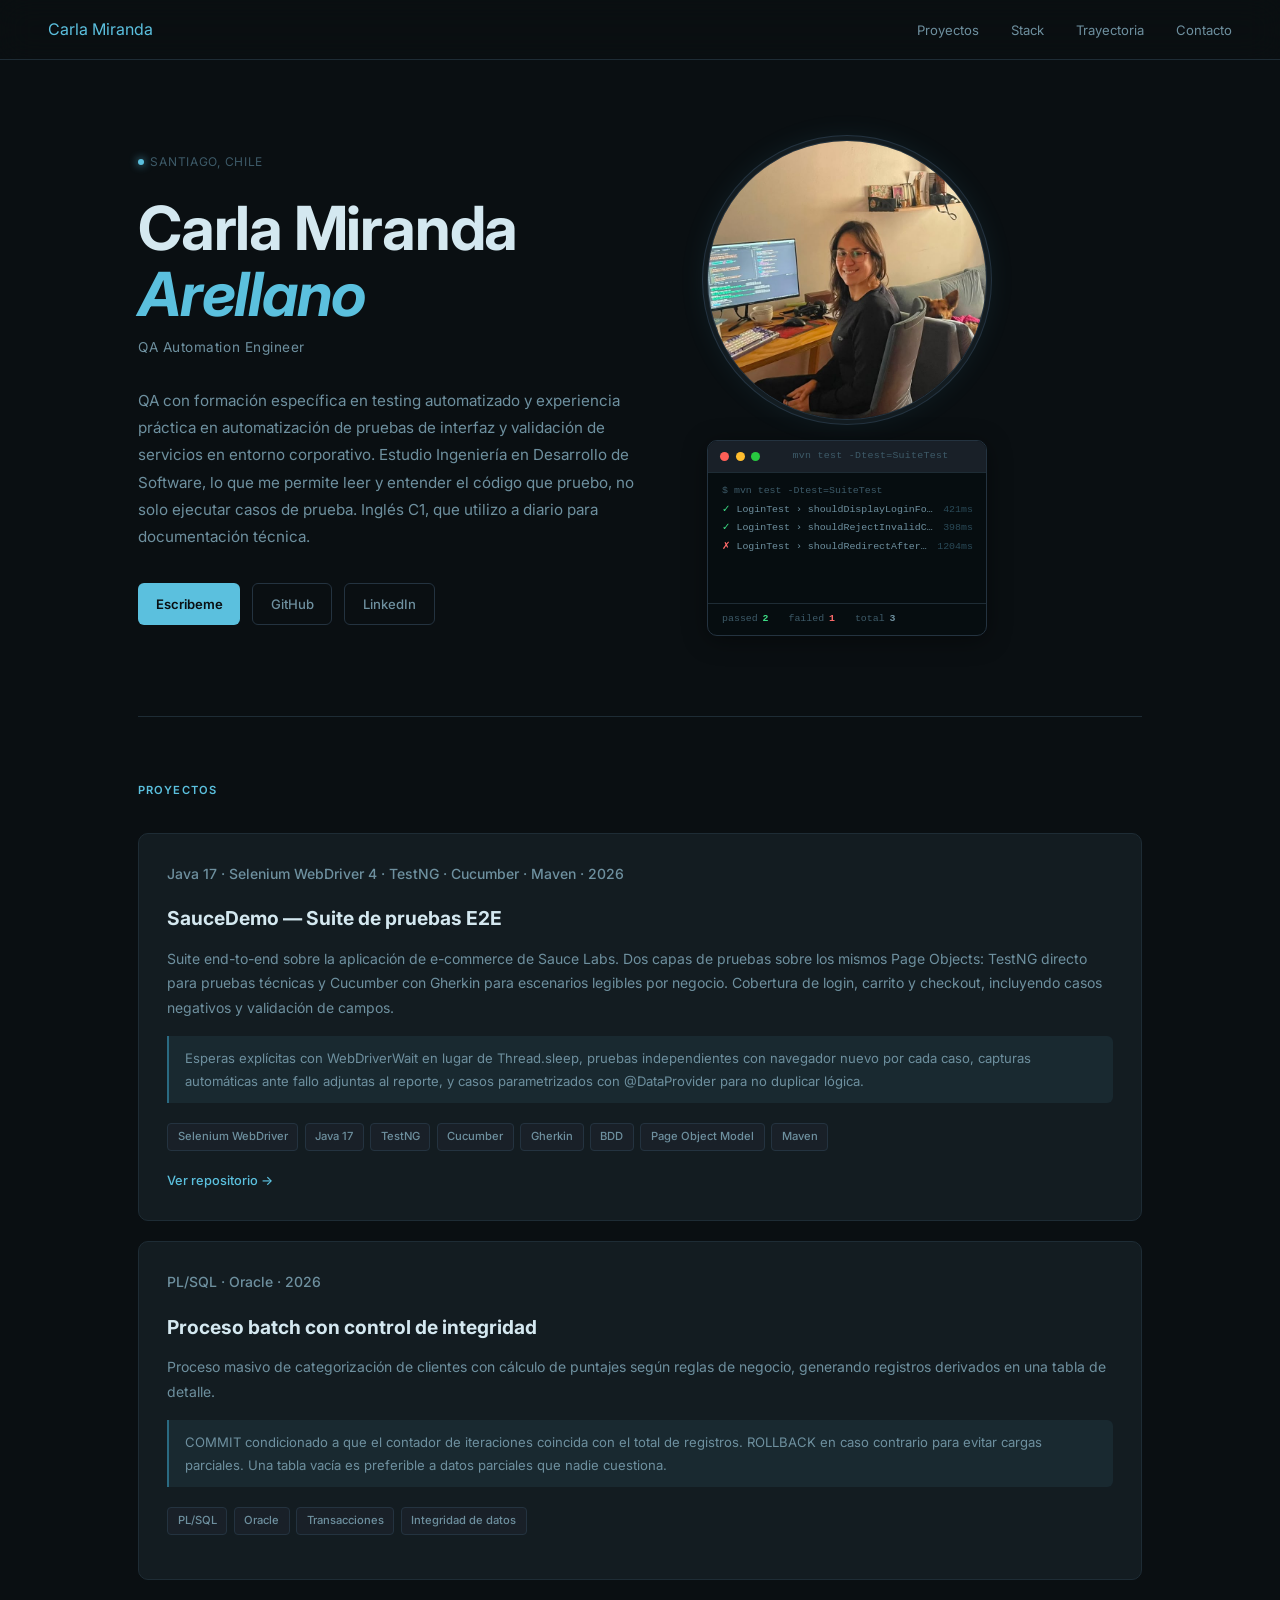
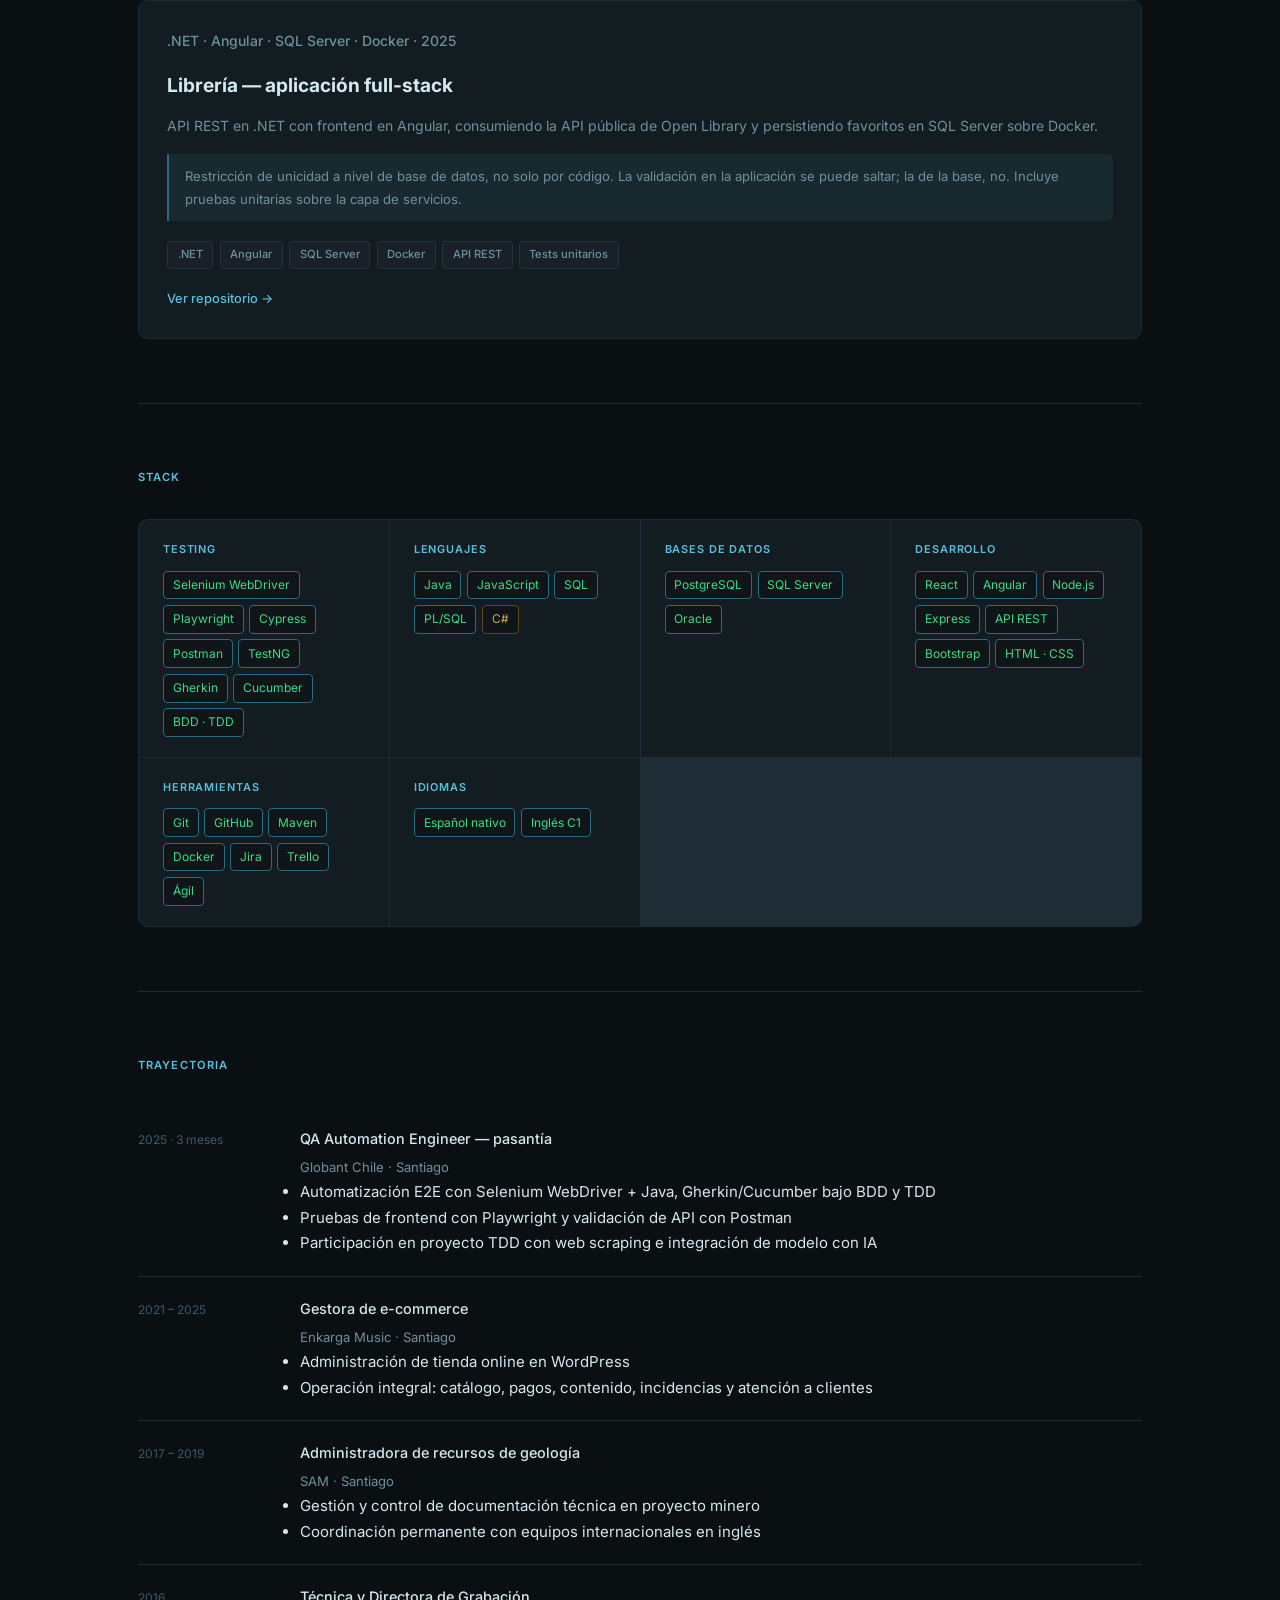
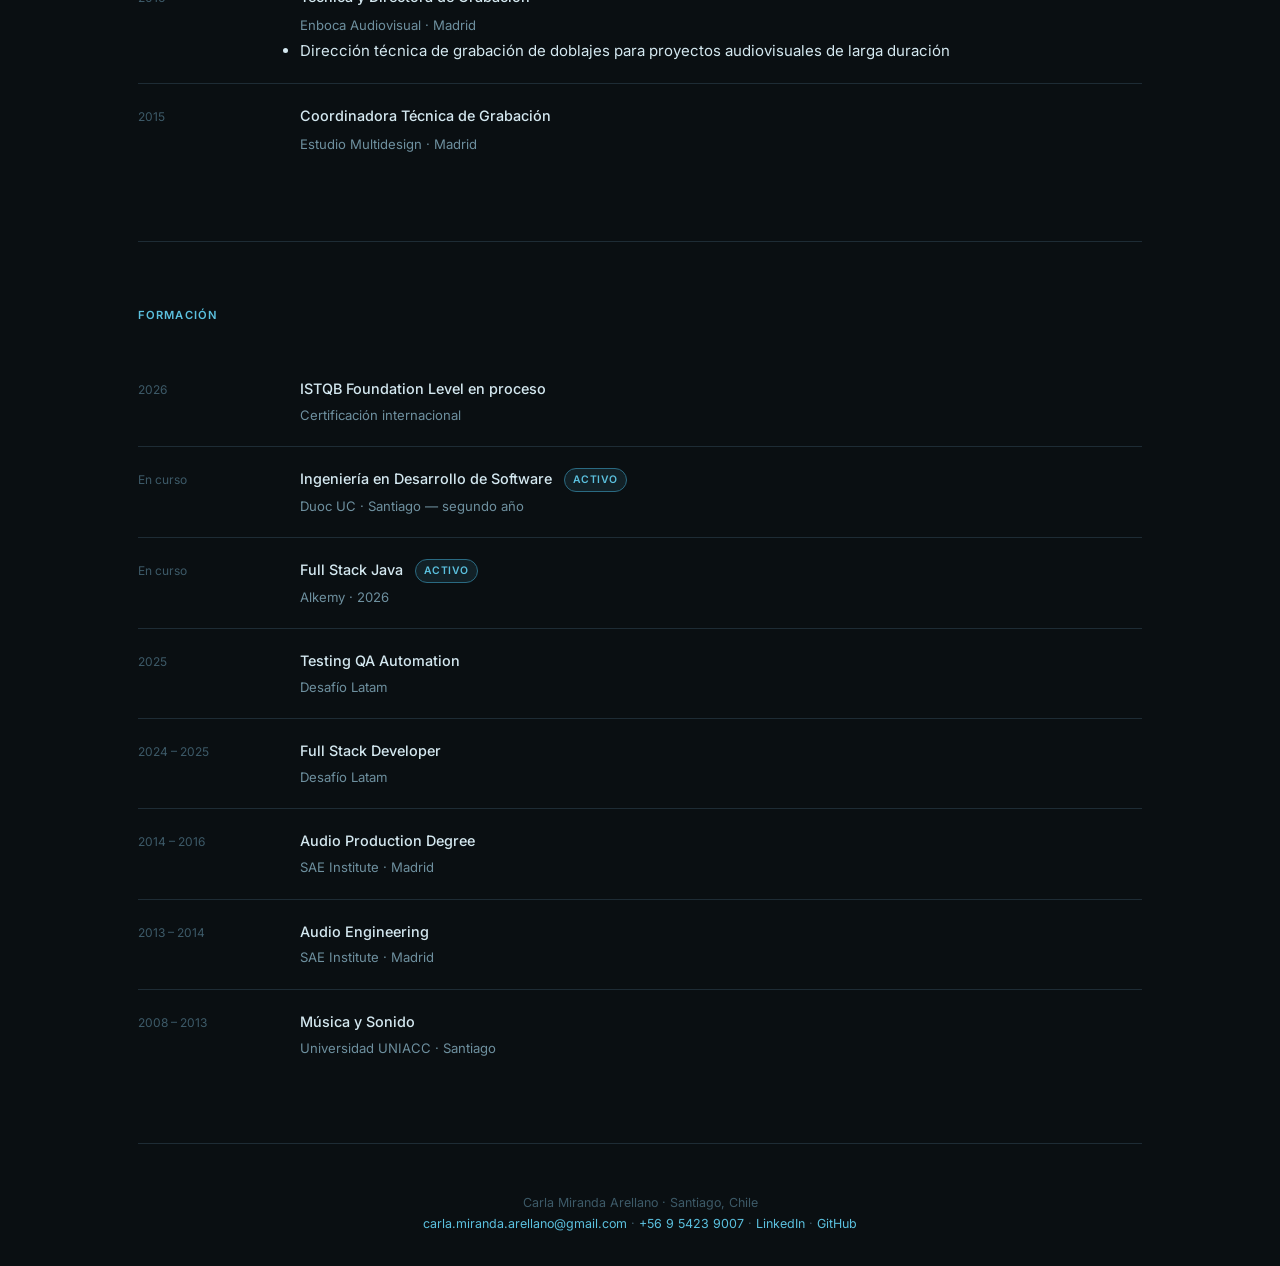
<file: index.html>
<!DOCTYPE html>
<html lang="es">
<head>
  <meta charset="UTF-8" />
  <meta name="viewport" content="width=device-width, initial-scale=1.0" />
  <meta name="description" content="Portafolio de Carla Miranda Arellano. QA Automation: Playwright, Postman, Selenium, Cypress." />
  <title>Carla Miranda Arellano — QA Automation</title>
  <link href="https://fonts.googleapis.com/css2?family=Inter:wght@300;400;500;600&display=swap" rel="stylesheet" />
  <link rel="stylesheet" href="styles.css" />
</head>
<body>

<nav>
  <span class="nav-name">Carla Miranda</span>
  <ul class="nav-links">
    <li><a href="#proyectos">Proyectos</a></li>
    <li><a href="#stack">Stack</a></li>
    <li><a href="#trayectoria">Trayectoria</a></li>
    <li><a href="mailto:carla.miranda.arellano@gmail.com">Contacto</a></li>
  </ul>
</nav>

<div class="container">

  <!-- HERO -->
  <div class="hero">
    <div class="hero-text">
      <p class="hero-location">Santiago, Chile</p>
      <h1>Carla Miranda<br><em>Arellano</em></h1>
      <p class="hero-role">QA Automation Engineer</p>
      <p class="hero-bio">
        QA con formación específica en testing automatizado y experiencia práctica en automatización de pruebas de interfaz y validación de servicios en entorno corporativo. Estudio Ingeniería en Desarrollo de Software, lo que me permite leer y entender el código que pruebo, no solo ejecutar casos de prueba. Inglés C1, que utilizo a diario para documentación técnica.
      </p>
      <div class="hero-links">
        <a href="mailto:carla.miranda.arellano@gmail.com" class="btn btn-primary">Escribeme</a>
        <a href="https://github.com/CarlaMirandaArellano" class="btn btn-ghost" target="_blank">GitHub</a>
        <a href="https://www.linkedin.com/in/carlamirandaarellano/" class="btn btn-ghost" target="_blank">LinkedIn</a>
      </div>
    </div>

    <div class="hero-photo">
      <div class="photo-frame">
        <img src="FotoGitPage.jpeg" alt="Carla Miranda Arellano" />
      </div>
      <div class="terminal">
        <div class="terminal-bar">
          <span class="terminal-dot red"></span>
          <span class="terminal-dot yellow"></span>
          <span class="terminal-dot green"></span>
          <span class="terminal-title">mvn test -Dtest=SuiteTest</span>
        </div>
        <div class="terminal-body" id="termBody"></div>
        <div class="terminal-footer">
          <div class="tf-stat"><span>passed</span><span class="tf-pass" id="tfPass">0</span></div>
          <div class="tf-stat"><span>failed</span><span class="tf-fail" id="tfFail">0</span></div>
          <div class="tf-stat"><span>total</span><span class="tf-total" id="tfTotal">0</span></div>
        </div>
      </div>
    </div>
  </div>

  <!-- PROYECTOS -->
  <section class="section" id="proyectos">
    <p class="section-label">Proyectos</p>
    <div class="projects-list">

      <div class="project-card">
        <p class="project-meta">Java 17 · Selenium WebDriver 4 · TestNG · Cucumber · Maven · 2026</p>
        <h3>SauceDemo — Suite de pruebas E2E</h3>
        <p>Suite end-to-end sobre la aplicación de e-commerce de Sauce Labs. Dos capas de pruebas sobre los mismos Page Objects: TestNG directo para pruebas técnicas y Cucumber con Gherkin para escenarios legibles por negocio. Cobertura de login, carrito y checkout, incluyendo casos negativos y validación de campos.</p>
        <div class="project-insight">
          Esperas explícitas con WebDriverWait en lugar de Thread.sleep, pruebas independientes con navegador nuevo por cada caso, capturas automáticas ante fallo adjuntas al reporte, y casos parametrizados con @DataProvider para no duplicar lógica.
        </div>
        <div class="tags">
          <span class="tag">Selenium WebDriver</span>
          <span class="tag">Java 17</span>
          <span class="tag">TestNG</span>
          <span class="tag">Cucumber</span>
          <span class="tag">Gherkin</span>
          <span class="tag">BDD</span>
          <span class="tag">Page Object Model</span>
          <span class="tag">Maven</span>
        </div>
        <a href="https://github.com/CarlaMirandaArellano/saucedemo-tests-java" class="project-link" target="_blank">Ver repositorio →</a>
      </div>

      <div class="project-card">
        <p class="project-meta">PL/SQL · Oracle · 2026</p>
        <h3>Proceso batch con control de integridad</h3>
        <p>Proceso masivo de categorización de clientes con cálculo de puntajes según reglas de negocio, generando registros derivados en una tabla de detalle.</p>
        <div class="project-insight">
          COMMIT condicionado a que el contador de iteraciones coincida con el total de registros. ROLLBACK en caso contrario para evitar cargas parciales. Una tabla vacía es preferible a datos parciales que nadie cuestiona.
        </div>
        <div class="tags">
          <span class="tag">PL/SQL</span>
          <span class="tag">Oracle</span>
          <span class="tag">Transacciones</span>
          <span class="tag">Integridad de datos</span>
        </div>
      </div>

      <div class="project-card">
        <p class="project-meta">.NET · Angular · SQL Server · Docker · 2025</p>
        <h3>Librería — aplicación full-stack</h3>
        <p>API REST en .NET con frontend en Angular, consumiendo la API pública de Open Library y persistiendo favoritos en SQL Server sobre Docker.</p>
        <div class="project-insight">
          Restricción de unicidad a nivel de base de datos, no solo por código. La validación en la aplicación se puede saltar; la de la base, no. Incluye pruebas unitarias sobre la capa de servicios.
        </div>
        <div class="tags">
          <span class="tag">.NET</span>
          <span class="tag">Angular</span>
          <span class="tag">SQL Server</span>
          <span class="tag">Docker</span>
          <span class="tag">API REST</span>
          <span class="tag">Tests unitarios</span>
        </div>
        <a href="https://github.com/CarlaMirandaArellano/Libreria-Project" class="project-link" target="_blank">Ver repositorio →</a>
      </div>

    </div>
  </section>

  <!-- STACK -->
  <section class="section" id="stack">
    <p class="section-label">Stack</p>
    <div class="stack-grid">
      <div class="stack-group">
        <h4>Testing</h4>
        <div class="stack-items">
          <span class="stack-item verified">Selenium WebDriver</span>
          <span class="stack-item verified">Playwright</span>
          <span class="stack-item verified">Cypress</span>
          <span class="stack-item verified">Postman</span>
          <span class="stack-item verified">TestNG</span>
          <span class="stack-item verified">Gherkin</span>
          <span class="stack-item verified">Cucumber</span>
          <span class="stack-item verified">BDD · TDD</span>
        </div>
      </div>
      <div class="stack-group">
        <h4>Lenguajes</h4>
        <div class="stack-items">
          <span class="stack-item verified">Java</span>
          <span class="stack-item verified">JavaScript</span>
          <span class="stack-item verified">SQL</span>
          <span class="stack-item verified">PL/SQL</span>
          <span class="stack-item progress">C#</span>
        </div>
      </div>
      <div class="stack-group">
        <h4>Bases de datos</h4>
        <div class="stack-items">
          <span class="stack-item verified">PostgreSQL</span>
          <span class="stack-item verified">SQL Server</span>
          <span class="stack-item verified">Oracle</span>
        </div>
      </div>
      <div class="stack-group">
        <h4>Desarrollo</h4>
        <div class="stack-items">
          <span class="stack-item verified">React</span>
          <span class="stack-item verified">Angular</span>
          <span class="stack-item verified">Node.js</span>
          <span class="stack-item verified">Express</span>
          <span class="stack-item verified">API REST</span>
          <span class="stack-item verified">Bootstrap</span>
          <span class="stack-item verified">HTML · CSS</span>
        </div>
      </div>
      <div class="stack-group">
        <h4>Herramientas</h4>
        <div class="stack-items">
          <span class="stack-item verified">Git</span>
          <span class="stack-item verified">GitHub</span>
          <span class="stack-item verified">Maven</span>
          <span class="stack-item verified">Docker</span>
          <span class="stack-item verified">Jira</span>
          <span class="stack-item verified">Trello</span>
          <span class="stack-item verified">Ágil</span>
        </div>
      </div>
      <div class="stack-group">
        <h4>Idiomas</h4>
        <div class="stack-items">
          <span class="stack-item verified">Español nativo</span>
          <span class="stack-item verified">Inglés C1</span>
        </div>
      </div>
    </div>
  </section>

  <!-- TRAYECTORIA -->
  <section class="section" id="trayectoria">
    <p class="section-label">Trayectoria</p>
    <div class="timeline">
      <div class="tl-item">
        <span class="tl-date">2025 · 3 meses</span>
        <div class="tl-content">
          <strong>QA Automation Engineer — pasantía</strong>
          <span>Globant Chile · Santiago</span>
          <ul class="tl-bullets">
            <li>Automatización E2E con Selenium WebDriver + Java, Gherkin/Cucumber bajo BDD y TDD</li>
            <li>Pruebas de frontend con Playwright y validación de API con Postman</li>
            <li>Participación en proyecto TDD con web scraping e integración de modelo con IA</li>
          </ul>
        </div>
      </div>
      <div class="tl-item">
        <span class="tl-date">2021 – 2025</span>
        <div class="tl-content">
          <strong>Gestora de e-commerce</strong>
          <span>Enkarga Music · Santiago</span>
          <ul class="tl-bullets">
            <li>Administración de tienda online en WordPress</li>
            <li>Operación integral: catálogo, pagos, contenido, incidencias y atención a clientes</li>
          </ul>
        </div>
      </div>
      <div class="tl-item">
        <span class="tl-date">2017 – 2019</span>
        <div class="tl-content">
          <strong>Administradora de recursos de geología</strong>
          <span>SAM · Santiago</span>
          <ul class="tl-bullets">
            <li>Gestión y control de documentación técnica en proyecto minero</li>
            <li>Coordinación permanente con equipos internacionales en inglés</li>
          </ul>
        </div>
      </div>
      <div class="tl-item">
        <span class="tl-date">2016</span>
        <div class="tl-content">
          <strong>Técnica y Directora de Grabación</strong>
          <span>Enboca Audiovisual · Madrid</span>
          <ul class="tl-bullets">
            <li>Dirección técnica de grabación de doblajes para proyectos audiovisuales de larga duración</li>
          </ul>
        </div>
      </div>
      <div class="tl-item">
        <span class="tl-date">2015</span>
        <div class="tl-content">
          <strong>Coordinadora Técnica de Grabación</strong>
          <span>Estudio Multidesign · Madrid</span>
        </div>
      </div>
    </div>
  </section>

  <!-- FORMACIÓN -->
  <section class="section">
    <p class="section-label">Formación</p>
    <div class="formation-list">
      <div class="formation-item">
        <span class="f-year">2026</span>
        <div>
          <p class="f-name">ISTQB Foundation Level <span class="badge-istqb">en proceso</span></p>
          <p class="f-where">Certificación internacional</p>
        </div>
      </div>
      <div class="formation-item">
        <span class="f-year">En curso</span>
        <div>
          <p class="f-name">Ingeniería en Desarrollo de Software <span class="badge-current">activo</span></p>
          <p class="f-where">Duoc UC · Santiago — segundo año</p>
        </div>
      </div>
      <div class="formation-item">
        <span class="f-year">En curso</span>
        <div>
          <p class="f-name">Full Stack Java <span class="badge-current">activo</span></p>
          <p class="f-where">Alkemy · 2026</p>
        </div>
      </div>
      <div class="formation-item">
        <span class="f-year">2025</span>
        <div>
          <p class="f-name">Testing QA Automation</p>
          <p class="f-where">Desafío Latam</p>
        </div>
      </div>
      <div class="formation-item">
        <span class="f-year">2024 – 2025</span>
        <div>
          <p class="f-name">Full Stack Developer</p>
          <p class="f-where">Desafío Latam</p>
        </div>
      </div>
      <div class="formation-item">
        <span class="f-year">2014 – 2016</span>
        <div>
          <p class="f-name">Audio Production Degree</p>
          <p class="f-where">SAE Institute · Madrid</p>
        </div>
      </div>
      <div class="formation-item">
        <span class="f-year">2013 – 2014</span>
        <div>
          <p class="f-name">Audio Engineering</p>
          <p class="f-where">SAE Institute · Madrid</p>
        </div>
      </div>
      <div class="formation-item">
        <span class="f-year">2008 – 2013</span>
        <div>
          <p class="f-name">Música y Sonido</p>
          <p class="f-where">Universidad UNIACC · Santiago</p>
        </div>
      </div>
    </div>
  </section>

  <footer>
    <p>
      Carla Miranda Arellano · Santiago, Chile<br>
      <a href="mailto:carla.miranda.arellano@gmail.com">carla.miranda.arellano@gmail.com</a> ·
      <a href="tel:+56954239007">+56 9 5423 9007</a> ·
      <a href="https://www.linkedin.com/in/carlamirandaarellano/" target="_blank">LinkedIn</a> ·
      <a href="https://github.com/CarlaMirandaArellano" target="_blank">GitHub</a>
    </p>
  </footer>

</div>

<script>
  const tests = [
    { name: 'LoginTest › shouldDisplayLoginForm',         pass: true,  ms: 421  },
    { name: 'LoginTest › shouldRejectInvalidCredentials', pass: true,  ms: 398  },
    { name: 'LoginTest › shouldRedirectAfterLogin',       pass: false, ms: 1204 },
    { name: 'NavigationTest › shouldHighlightActiveLink', pass: true,  ms: 187  },
    { name: 'NavigationTest › shouldCollapseOnMobile',    pass: true,  ms: 243  },
    { name: 'FormTest › shouldValidateRequiredFields',    pass: true,  ms: 312  },
    { name: 'FormTest › shouldSubmitWithValidData',       pass: true,  ms: 489  },
    { name: 'FormTest › shouldShowErrorOnInvalidEmail',   pass: false, ms: 876  },
    { name: 'CheckoutTest › cartTotalsAreCorrect',        pass: true,  ms: 334  },
    { name: 'CheckoutTest › paymentFormSubmits',          pass: true,  ms: 512  },
  ];

  const termBody = document.getElementById('termBody');
  const tfPass   = document.getElementById('tfPass');
  const tfFail   = document.getElementById('tfFail');
  const tfTotal  = document.getElementById('tfTotal');
  const MAX_LINES = 6;
  let passed = 0, failed = 0, idx = 0;

  function addLine(html) {
    const el = document.createElement('div');
    el.className = 't-line';
    el.innerHTML = html;
    termBody.appendChild(el);
    requestAnimationFrame(() => el.classList.add('visible'));
    const lines = termBody.querySelectorAll('.t-line');
    if (lines.length > MAX_LINES) lines[0].remove();
  }

  function runNext() {
    if (idx >= tests.length) {
      setTimeout(() => {
        termBody.innerHTML = '';
        passed = 0; failed = 0; idx = 0;
        tfPass.textContent = '0'; tfFail.textContent = '0'; tfTotal.textContent = '0';
        addLine('<span class="t-info">$ mvn test -Dtest=SuiteTest</span>');
        setTimeout(runNext, 800);
      }, 3000);
      return;
    }
    const t = tests[idx++];
    const icon = t.pass ? '<span class="t-pass">✓</span>' : '<span class="t-fail">✗</span>';
    addLine(`${icon} <span class="t-name">${t.name}</span><span class="t-time">${t.ms}ms</span>`);
    if (t.pass) passed++; else failed++;
    tfPass.textContent = passed; tfFail.textContent = failed; tfTotal.textContent = idx;
    setTimeout(runNext, t.pass ? 350 + Math.random() * 250 : 900 + Math.random() * 300);
  }

  addLine('<span class="t-info">$ mvn test -Dtest=SuiteTest</span>');
  setTimeout(runNext, 800);
</script>

</body>
</html>
</file>
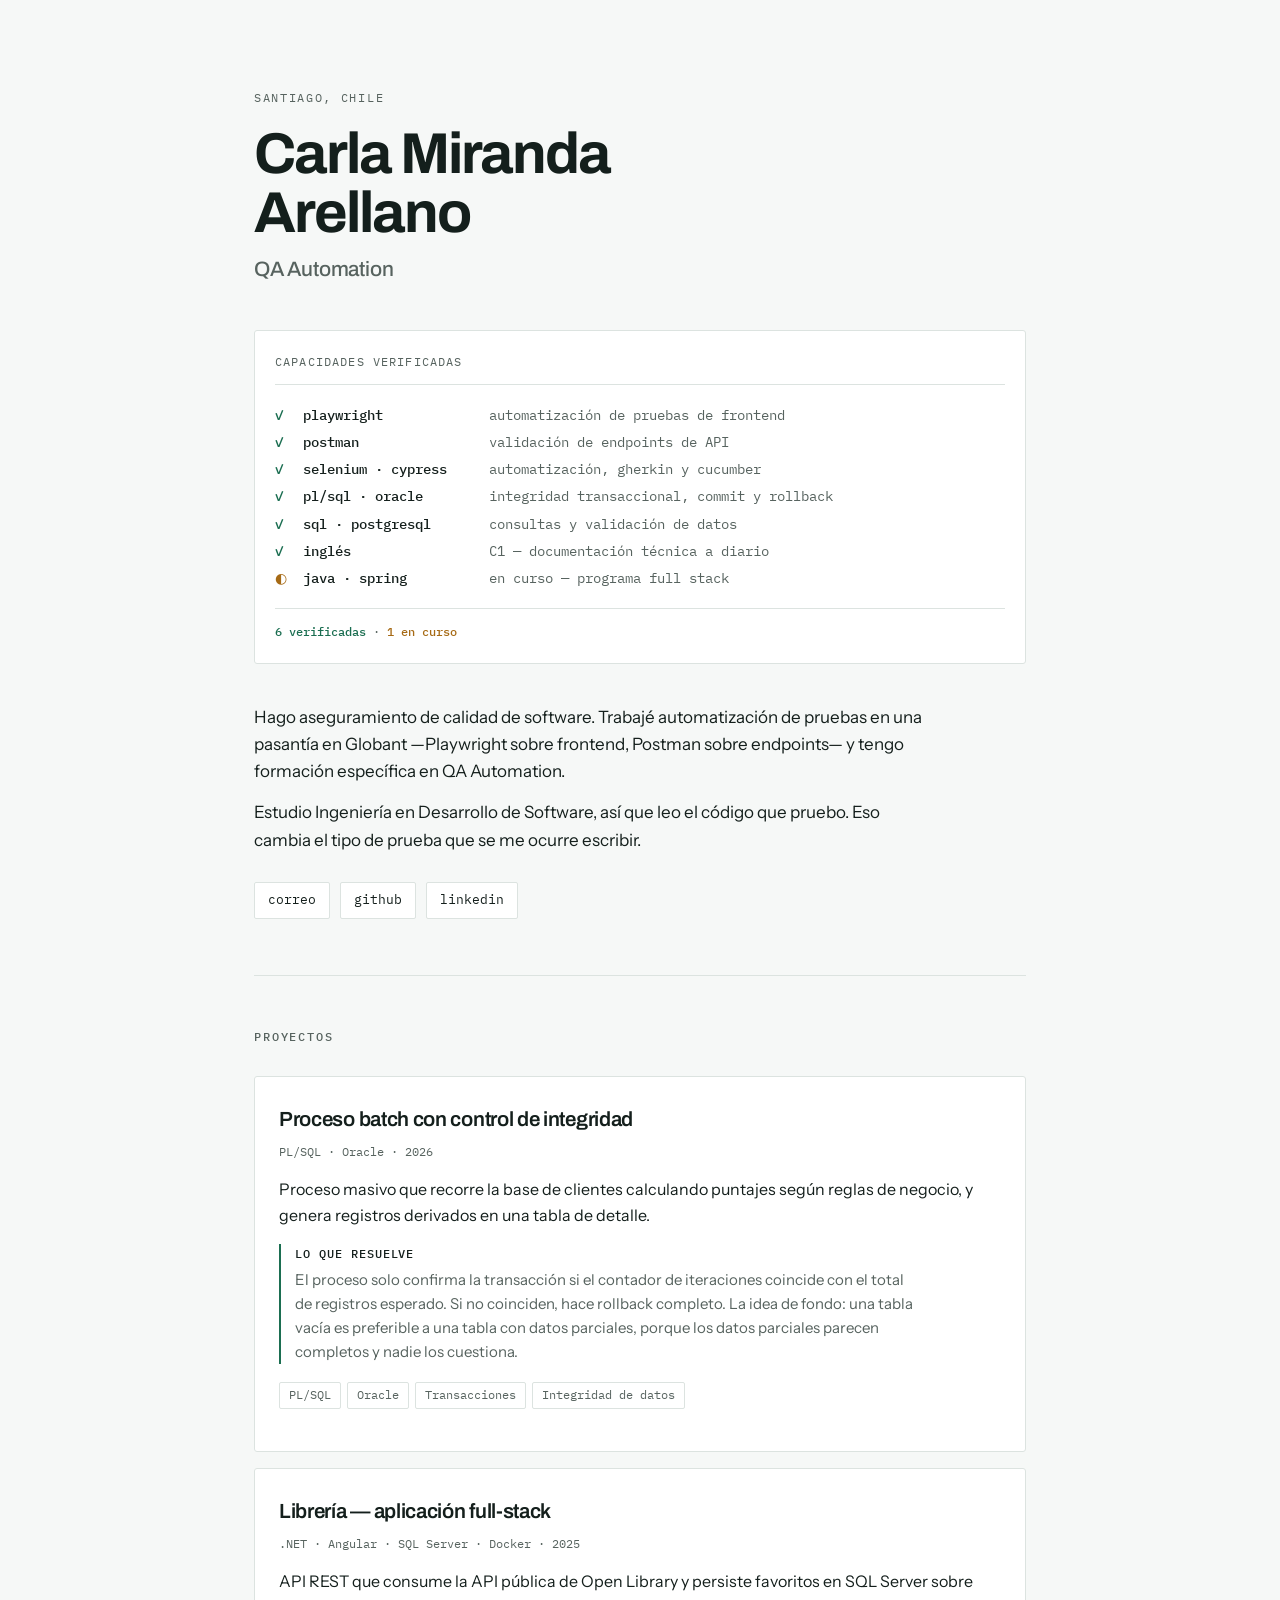
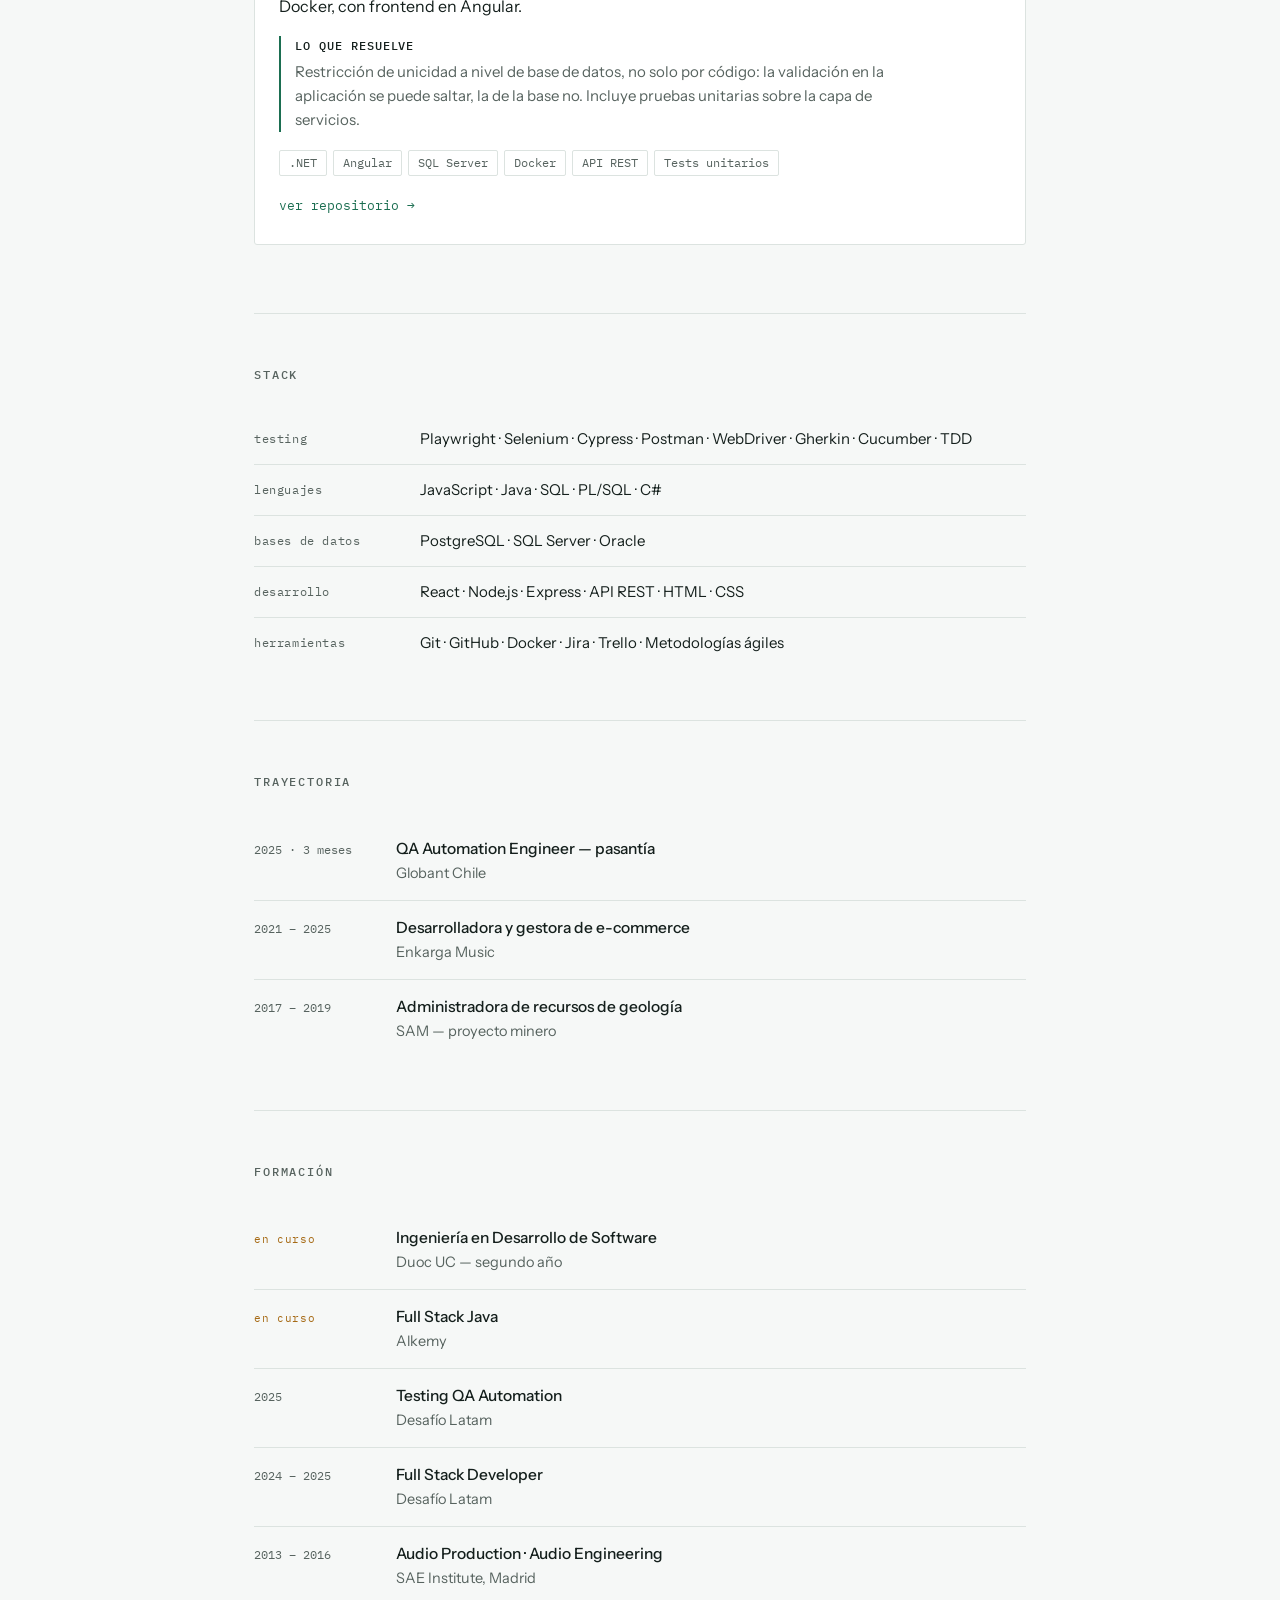
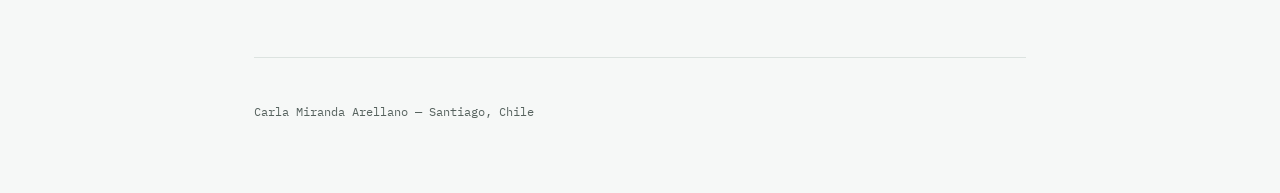
<file: index_1.html>
<!DOCTYPE html>
<html lang="es">
<head>
<meta charset="utf-8">
<meta name="viewport" content="width=device-width, initial-scale=1">
<title>Carla Miranda Arellano — QA Automation</title>
<meta name="description" content="Portafolio de Carla Miranda Arellano. QA Automation: Playwright, Postman, Selenium, Cypress. Proyectos de testing y desarrollo.">
<link rel="preconnect" href="https://fonts.googleapis.com">
<link rel="preconnect" href="https://fonts.gstatic.com" crossorigin>
<link href="https://fonts.googleapis.com/css2?family=Archivo:wght@500;600;700&family=Instrument+Sans:wght@400;500&family=IBM+Plex+Mono:wght@400;500&display=swap" rel="stylesheet">
<style>
  :root{
    --paper:#F6F8F7;
    --ink:#141F1C;
    --ink-soft:#57635F;
    --pass:#1B6E51;
    --pending:#A66A15;
    --rule:#DCE3E0;
    --card:#FFFFFF;

    --display:'Archivo',system-ui,sans-serif;
    --body:'Instrument Sans',system-ui,sans-serif;
    --mono:'IBM Plex Mono',ui-monospace,monospace;
  }

  *{box-sizing:border-box;margin:0;padding:0}

  html{scroll-behavior:smooth}

  body{
    background:var(--paper);
    color:var(--ink);
    font-family:var(--body);
    font-size:16px;
    line-height:1.6;
    -webkit-font-smoothing:antialiased;
  }

  .wrap{
    max-width:820px;
    margin:0 auto;
    padding:0 24px;
  }

  /* ---------- hero ---------- */

  header{padding:88px 0 56px}

  .eyebrow{
    font-family:var(--mono);
    font-size:12px;
    letter-spacing:.14em;
    text-transform:uppercase;
    color:var(--ink-soft);
    margin-bottom:18px;
  }

  h1{
    font-family:var(--display);
    font-weight:700;
    font-size:clamp(2.4rem,6vw,3.6rem);
    line-height:1.02;
    letter-spacing:-.03em;
    margin-bottom:10px;
  }

  .role{
    font-family:var(--display);
    font-weight:500;
    font-size:clamp(1.05rem,2.4vw,1.3rem);
    color:var(--ink-soft);
    letter-spacing:-.01em;
    margin-bottom:44px;
  }

  /* ---------- test readout (signature) ---------- */

  .readout{
    font-family:var(--mono);
    font-size:13.5px;
    line-height:1.5;
    background:var(--card);
    border:1px solid var(--rule);
    border-radius:3px;
    padding:22px 20px;
    margin-bottom:40px;
    overflow-x:auto;
  }

  .readout-head{
    color:var(--ink-soft);
    font-size:11.5px;
    letter-spacing:.1em;
    text-transform:uppercase;
    padding-bottom:14px;
    margin-bottom:16px;
    border-bottom:1px solid var(--rule);
  }

  .line{
    display:grid;
    grid-template-columns:18px minmax(0,1fr);
    gap:10px;
    padding:3.5px 0;
    opacity:0;
    animation:resolve .32s ease-out forwards;
  }

  .line:nth-child(2){animation-delay:.14s}
  .line:nth-child(3){animation-delay:.26s}
  .line:nth-child(4){animation-delay:.38s}
  .line:nth-child(5){animation-delay:.50s}
  .line:nth-child(6){animation-delay:.62s}
  .line:nth-child(7){animation-delay:.74s}
  .line:nth-child(8){animation-delay:.86s}

  @keyframes resolve{
    from{opacity:0;transform:translateY(3px)}
    to{opacity:1;transform:none}
  }

  .mark{font-weight:500}
  .mark.ok{color:var(--pass)}
  .mark.wip{color:var(--pending)}

  .line-body{
    display:flex;
    flex-wrap:wrap;
    gap:4px 14px;
    align-items:baseline;
  }

  .key{font-weight:500;min-width:172px}
  .val{color:var(--ink-soft)}

  .readout-foot{
    margin-top:16px;
    padding-top:14px;
    border-top:1px solid var(--rule);
    color:var(--ink-soft);
    font-size:12px;
    opacity:0;
    animation:resolve .32s ease-out .98s forwards;
  }

  .readout-foot b{color:var(--pass);font-weight:500}
  .readout-foot i{color:var(--pending);font-style:normal;font-weight:500}

  /* ---------- intro + links ---------- */

  .intro{
    font-size:17px;
    max-width:62ch;
    margin-bottom:28px;
  }
  .intro + .intro{margin-top:-14px}

  .links{
    display:flex;
    flex-wrap:wrap;
    gap:8px 10px;
  }

  .links a{
    font-family:var(--mono);
    font-size:13px;
    color:var(--ink);
    text-decoration:none;
    border:1px solid var(--rule);
    background:var(--card);
    border-radius:2px;
    padding:7px 13px;
    transition:border-color .15s, color .15s;
  }

  .links a:hover,.links a:focus-visible{
    border-color:var(--pass);
    color:var(--pass);
  }

  /* ---------- sections ---------- */

  section{padding:52px 0;border-top:1px solid var(--rule)}

  h2{
    font-family:var(--mono);
    font-size:11.5px;
    font-weight:500;
    letter-spacing:.16em;
    text-transform:uppercase;
    color:var(--ink-soft);
    margin-bottom:30px;
  }

  /* projects */

  .project{
    background:var(--card);
    border:1px solid var(--rule);
    border-radius:3px;
    padding:26px 24px;
    margin-bottom:16px;
  }

  .project h3{
    font-family:var(--display);
    font-weight:600;
    font-size:1.28rem;
    letter-spacing:-.015em;
    margin-bottom:6px;
  }

  .project .meta{
    font-family:var(--mono);
    font-size:12px;
    color:var(--ink-soft);
    margin-bottom:16px;
  }

  .project p{max-width:66ch;margin-bottom:16px}

  .shows{
    border-left:2px solid var(--pass);
    padding-left:14px;
    font-size:15px;
    color:var(--ink-soft);
    max-width:64ch;
    margin-bottom:18px;
  }

  .shows b{
    color:var(--ink);
    font-weight:500;
    display:block;
    font-size:12px;
    font-family:var(--mono);
    letter-spacing:.08em;
    text-transform:uppercase;
    margin-bottom:5px;
  }

  .tags{display:flex;flex-wrap:wrap;gap:6px;margin-bottom:16px}

  .tag{
    font-family:var(--mono);
    font-size:11.5px;
    color:var(--ink-soft);
    border:1px solid var(--rule);
    border-radius:2px;
    padding:3px 9px;
  }

  .repo{
    font-family:var(--mono);
    font-size:13px;
    color:var(--pass);
    text-decoration:none;
    border-bottom:1px solid transparent;
  }
  .repo:hover,.repo:focus-visible{border-bottom-color:var(--pass)}

  /* stack */

  .stack-row{
    display:grid;
    grid-template-columns:150px minmax(0,1fr);
    gap:16px;
    padding:13px 0;
    border-bottom:1px solid var(--rule);
  }
  .stack-row:last-child{border-bottom:0}

  .stack-row dt{
    font-family:var(--mono);
    font-size:12px;
    color:var(--ink-soft);
    letter-spacing:.05em;
    padding-top:2px;
  }
  .stack-row dd{font-size:15px}

  /* timeline */

  .item{
    display:grid;
    grid-template-columns:126px minmax(0,1fr);
    gap:16px;
    padding:15px 0;
    border-bottom:1px solid var(--rule);
  }
  .item:last-child{border-bottom:0}

  .item .when{
    font-family:var(--mono);
    font-size:12px;
    color:var(--ink-soft);
    padding-top:3px;
  }

  .item .what{font-weight:500;font-size:15.5px}
  .item .where{color:var(--ink-soft);font-size:14.5px}

  .status{
    font-family:var(--mono);
    font-size:11px;
    color:var(--pending);
    letter-spacing:.06em;
  }

  footer{
    padding:44px 0 72px;
    border-top:1px solid var(--rule);
    font-family:var(--mono);
    font-size:12px;
    color:var(--ink-soft);
  }

  a:focus-visible,.repo:focus-visible{
    outline:2px solid var(--pass);
    outline-offset:3px;
  }

  @media (max-width:560px){
    header{padding:56px 0 40px}
    .key{min-width:0;width:100%}
    .stack-row,.item{grid-template-columns:1fr;gap:5px}
    .readout{font-size:12.5px;padding:18px 15px}
  }

  @media (prefers-reduced-motion:reduce){
    .line,.readout-foot{animation:none;opacity:1}
    html{scroll-behavior:auto}
  }
</style>
</head>
<body>

<div class="wrap">

  <header>
    <p class="eyebrow">Santiago, Chile</p>
    <h1>Carla Miranda<br>Arellano</h1>
    <p class="role">QA Automation</p>

    <div class="readout" aria-label="Resumen de capacidades">
      <div class="readout-head">capacidades verificadas</div>

      <div class="line"><span class="mark ok">✓</span><span class="line-body"><span class="key">playwright</span><span class="val">automatización de pruebas de frontend</span></span></div>
      <div class="line"><span class="mark ok">✓</span><span class="line-body"><span class="key">postman</span><span class="val">validación de endpoints de API</span></span></div>
      <div class="line"><span class="mark ok">✓</span><span class="line-body"><span class="key">selenium · cypress</span><span class="val">automatización, gherkin y cucumber</span></span></div>
      <div class="line"><span class="mark ok">✓</span><span class="line-body"><span class="key">pl/sql · oracle</span><span class="val">integridad transaccional, commit y rollback</span></span></div>
      <div class="line"><span class="mark ok">✓</span><span class="line-body"><span class="key">sql · postgresql</span><span class="val">consultas y validación de datos</span></span></div>
      <div class="line"><span class="mark ok">✓</span><span class="line-body"><span class="key">inglés</span><span class="val">C1 — documentación técnica a diario</span></span></div>
      <div class="line"><span class="mark wip">◐</span><span class="line-body"><span class="key">java · spring</span><span class="val">en curso — programa full stack</span></span></div>

      <div class="readout-foot"><b>6 verificadas</b> · <i>1 en curso</i></div>
    </div>

    <p class="intro">Hago aseguramiento de calidad de software. Trabajé automatización de pruebas en una pasantía en Globant —Playwright sobre frontend, Postman sobre endpoints— y tengo formación específica en QA Automation.</p>

    <p class="intro">Estudio Ingeniería en Desarrollo de Software, así que leo el código que pruebo. Eso cambia el tipo de prueba que se me ocurre escribir.</p>

    <nav class="links">
      <a href="mailto:carla.miranda.arellano@gmail.com">correo</a>
      <a href="https://github.com/CarlaMirandaArellano" target="_blank" rel="noopener">github</a>
      <a href="https://www.linkedin.com/" target="_blank" rel="noopener">linkedin</a>
    </nav>
  </header>

  <section>
    <h2>Proyectos</h2>

    <article class="project">
      <h3>Proceso batch con control de integridad</h3>
      <p class="meta">PL/SQL · Oracle · 2026</p>
      <p>Proceso masivo que recorre la base de clientes calculando puntajes según reglas de negocio, y genera registros derivados en una tabla de detalle.</p>
      <div class="shows">
        <b>Lo que resuelve</b>
        El proceso solo confirma la transacción si el contador de iteraciones coincide con el total de registros esperado. Si no coinciden, hace rollback completo. La idea de fondo: una tabla vacía es preferible a una tabla con datos parciales, porque los datos parciales parecen completos y nadie los cuestiona.
      </div>
      <div class="tags"><span class="tag">PL/SQL</span><span class="tag">Oracle</span><span class="tag">Transacciones</span><span class="tag">Integridad de datos</span></div>
    </article>

    <article class="project">
      <h3>Librería — aplicación full-stack</h3>
      <p class="meta">.NET · Angular · SQL Server · Docker · 2025</p>
      <p>API REST que consume la API pública de Open Library y persiste favoritos en SQL Server sobre Docker, con frontend en Angular.</p>
      <div class="shows">
        <b>Lo que resuelve</b>
        Restricción de unicidad a nivel de base de datos, no solo por código: la validación en la aplicación se puede saltar, la de la base no. Incluye pruebas unitarias sobre la capa de servicios.
      </div>
      <div class="tags"><span class="tag">.NET</span><span class="tag">Angular</span><span class="tag">SQL Server</span><span class="tag">Docker</span><span class="tag">API REST</span><span class="tag">Tests unitarios</span></div>
      <a class="repo" href="https://github.com/CarlaMirandaArellano/Libreria-Project" target="_blank" rel="noopener">ver repositorio →</a>
    </article>
  </section>

  <section>
    <h2>Stack</h2>
    <dl>
      <div class="stack-row"><dt>testing</dt><dd>Playwright · Selenium · Cypress · Postman · WebDriver · Gherkin · Cucumber · TDD</dd></div>
      <div class="stack-row"><dt>lenguajes</dt><dd>JavaScript · Java · SQL · PL/SQL · C#</dd></div>
      <div class="stack-row"><dt>bases de datos</dt><dd>PostgreSQL · SQL Server · Oracle</dd></div>
      <div class="stack-row"><dt>desarrollo</dt><dd>React · Node.js · Express · API REST · HTML · CSS</dd></div>
      <div class="stack-row"><dt>herramientas</dt><dd>Git · GitHub · Docker · Jira · Trello · Metodologías ágiles</dd></div>
    </dl>
  </section>

  <section>
    <h2>Trayectoria</h2>

    <div class="item">
      <div class="when">2025 · 3 meses</div>
      <div>
        <div class="what">QA Automation Engineer — pasantía</div>
        <div class="where">Globant Chile</div>
      </div>
    </div>

    <div class="item">
      <div class="when">2021 – 2025</div>
      <div>
        <div class="what">Desarrolladora y gestora de e-commerce</div>
        <div class="where">Enkarga Music</div>
      </div>
    </div>

    <div class="item">
      <div class="when">2017 – 2019</div>
      <div>
        <div class="what">Administradora de recursos de geología</div>
        <div class="where">SAM — proyecto minero</div>
      </div>
    </div>
  </section>

  <section>
    <h2>Formación</h2>

    <div class="item">
      <div class="when"><span class="status">en curso</span></div>
      <div>
        <div class="what">Ingeniería en Desarrollo de Software</div>
        <div class="where">Duoc UC — segundo año</div>
      </div>
    </div>

    <div class="item">
      <div class="when"><span class="status">en curso</span></div>
      <div>
        <div class="what">Full Stack Java</div>
        <div class="where">Alkemy</div>
      </div>
    </div>

    <div class="item">
      <div class="when">2025</div>
      <div>
        <div class="what">Testing QA Automation</div>
        <div class="where">Desafío Latam</div>
      </div>
    </div>

    <div class="item">
      <div class="when">2024 – 2025</div>
      <div>
        <div class="what">Full Stack Developer</div>
        <div class="where">Desafío Latam</div>
      </div>
    </div>

    <div class="item">
      <div class="when">2013 – 2016</div>
      <div>
        <div class="what">Audio Production · Audio Engineering</div>
        <div class="where">SAE Institute, Madrid</div>
      </div>
    </div>
  </section>

  <footer>
    Carla Miranda Arellano — Santiago, Chile
  </footer>

</div>

</body>
</html>
</file>
<file: styles.css>
*, *::before, *::after { box-sizing: border-box; margin: 0; padding: 0; }

    :root {
      --bg:          #0a0f12;
      --bg2:         #0f1519;
      --surface:     #131c21;
      --surface2:    #192028;
      --border:      #1e2c35;
      --border2:     #243340;
      --accent:      #5bc0de;
      --accent-dim:  #2a6a82;
      --accent-glow: rgba(91,192,222,0.08);
      --text:        #d4e8f0;
      --text-soft:   #6e909f;
      --text-muted:  #3d5a68;
    }

    html { scroll-behavior: smooth; }

    body {
      font-family: 'Inter', sans-serif;
      background: var(--bg);
      color: var(--text);
      font-size: 15px;
      line-height: 1.7;
      -webkit-font-smoothing: antialiased;
    }

    ::-webkit-scrollbar { width: 5px; }
    ::-webkit-scrollbar-track { background: var(--bg); }
    ::-webkit-scrollbar-thumb { background: var(--border2); border-radius: 99px; }

    /* NAV */
    nav {
      position: fixed;
      top: 0; left: 0; right: 0;
      z-index: 100;
      display: flex;
      justify-content: space-between;
      align-items: center;
      padding: 1rem 3rem;
      background: rgba(10,15,18,0.8);
      backdrop-filter: blur(16px);
      border-bottom: 1px solid var(--border);
    }
    .nav-name {
   
      font-size: 1rem;
      color: var(--accent);
    }
    .nav-links { display: flex; gap: 2rem; list-style: none; }
    .nav-links a {
      text-decoration: none;
      color: var(--text-soft);
      font-size: 0.82rem;
      transition: color 0.2s;
    }
    .nav-links a:hover { color: var(--accent); }

    /* LAYOUT */
    .container {
      max-width: 1100px; 
  margin: 0 auto; 
  padding: 0 3rem;
  position: relative;
    }

    /* HERO */
    .hero {
      padding: 140px 0 80px;
      display: grid;
      grid-template-columns: 1.2fr 1fr;
      gap: 3rem;
      align-items: center;
      border-bottom: 1px solid var(--border);
    }
    .hero-location {
      font-size: 0.75rem;
      color: var(--text-muted);
      letter-spacing: 0.06em;
      text-transform: uppercase;
      margin-bottom: 1.5rem;
      display: flex;
      align-items: center;
      gap: 0.4rem;
    }
    .hero-location::before {
      content: '';
      display: inline-block;
      width: 6px; height: 6px;
      border-radius: 50%;
      background: var(--accent);
      box-shadow: 0 0 8px var(--accent);
    }
    .hero h1 {
     
      font-size: clamp(2.6rem, 6vw, 3.8rem);
      line-height: 1.08;
      color: var(--text);
      letter-spacing: -0.02em;
      margin-bottom: 0.5rem;
    }
    .hero h1 em { font-style: italic; color: var(--accent); }
    .hero-role {
      font-size: 0.85rem;
      color: var(--text-soft);
      letter-spacing: 0.04em;
      margin-bottom: 1.75rem;
    }
    .hero-bio {
      font-size: 0.95rem;
      color: var(--text-soft);
      max-width: 500px;
      line-height: 1.8;
      margin-bottom: 2rem;
    }
    .hero-links { display: flex; gap: 0.75rem; flex-wrap: wrap; }
    .btn {
      display: inline-flex;
      align-items: center;
      padding: 0.55rem 1.1rem;
      border-radius: 6px;
      font-size: 0.82rem;
      font-weight: 500;
      text-decoration: none;
      transition: all 0.18s;
    }
    .btn-primary { background: var(--accent); color: var(--bg); font-weight: 600; }
    .btn-primary:hover { background: #7dd0e8; }
    .btn-ghost { border: 1px solid var(--border2); color: var(--text-soft); }
    .btn-ghost:hover { border-color: var(--accent); color: var(--accent); }

    /* FOTO */
    .hero-photo {
      display: flex;
      flex-direction: column;
      align-items: flex-start;
      gap: 1.25rem;
    }
    .photo-frame {
      width: 280px;
      height: 280px;
      border-radius: 50%;
      overflow: hidden;
      border: 1px solid var(--border2);
      box-shadow: 0 0 0 4px var(--surface), 0 0 0 5px var(--border2), 0 0 30px rgba(91,192,222,0.1);
      background: var(--surface);
      display: flex;
      align-items: center;
      justify-content: center;
      transition: width 0.4s ease, height 0.4s ease, border-radius 0.4s ease;
      cursor: pointer;
    }
    .photo-frame:hover {
      width: 420px;
      height: 280px;
      border-radius: 16px;
      animation: parpadeo 1s ease-in-out infinite;
    }
    .photo-frame img {
      width: 100%; height: 100%;
      object-fit: cover;
      object-position: center 15%;
      transition: filter 0.4s ease;
    }
    .photo-frame:hover img { filter: brightness(1.1) saturate(1.2); }

    @keyframes parpadeo {
      0%, 100% { box-shadow: 0 0 0 4px var(--surface), 0 0 0 5px var(--border2), 0 0 15px rgba(91,192,222,0.2); }
      50%       { box-shadow: 0 0 0 4px var(--surface), 0 0 0 5px var(--accent), 0 0 30px rgba(91,192,222,0.7); }
    }

    /* TERMINAL */
    .terminal {
      width: 280px;
      background: #060d10;
      border: 1px solid var(--border2);
      border-radius: 10px;
      overflow: hidden;
      font-family: 'Menlo', 'Monaco', 'Courier New', monospace;
      font-size: 0.62rem;
      box-shadow: 0 4px 24px rgba(0,0,0,0.4);
    }
    .terminal-bar {
      background: var(--surface2);
      padding: 0.45rem 0.75rem;
      display: flex;
      align-items: center;
      gap: 0.4rem;
      border-bottom: 1px solid var(--border);
    }
    .terminal-dot { width: 9px; height: 9px; border-radius: 50%; }
    .terminal-dot.red    { background: #ff5f57; }
    .terminal-dot.yellow { background: #ffbd2e; }
    .terminal-dot.green  { background: #28c840; }
    .terminal-title {
      font-size: 0.62rem;
      color: var(--text-muted);
      margin: 0 auto;
      letter-spacing: 0.03em;
    }
    .terminal-body {
      padding: 0.6rem 0.85rem;
      height: 130px;
      overflow: hidden;
      display: flex;
      flex-direction: column;
      gap: 0.12rem;
    }
    .t-line {
      display: flex;
      align-items: center;
      gap: 0.4rem;
      opacity: 0;
      transform: translateY(3px);
      transition: opacity 0.2s, transform 0.2s;
      white-space: nowrap;
    }
    .t-line.visible { opacity: 1; transform: translateY(0); }
    .t-pass { color: #3ddc84; }
    .t-fail { color: #ff6b6b; }
    .t-info { color: var(--text-muted); }
    .t-name { color: var(--text-soft); overflow: hidden; text-overflow: ellipsis; }
    .t-time { color: #2a4a58; margin-left: auto; flex-shrink: 0; }

    @keyframes blink { 0%,100%{opacity:1} 50%{opacity:0} }

    .terminal-footer {
      padding: 0.45rem 0.85rem;
      border-top: 1px solid var(--border);
      display: flex;
      gap: 1.25rem;
    }
    .tf-stat { font-size: 0.62rem; display: flex; align-items: center; gap: 0.3rem; }
    .tf-stat span:first-child { color: var(--text-muted); }
    .tf-pass  { color: #3ddc84; font-weight: 600; }
    .tf-fail  { color: #ff6b6b; font-weight: 600; }
    .tf-total { color: var(--text-soft); font-weight: 600; }

    /* SECCIONES */
    .section {
      padding: 4rem 0;
      border-bottom: 1px solid var(--border);
    }
    .section:last-child { border-bottom: none; }
    .section-label {
      font-size: 0.7rem;
      font-weight: 600;
      letter-spacing: 0.1em;
      text-transform: uppercase;
      color: var(--accent);
      margin-bottom: 2rem;
    }

    /* CAPACIDADES */
    .skills-list { display: flex; flex-direction: column; }
    .skill-row {
      display: grid;
      grid-template-columns: 200px 1fr auto;
      align-items: center;
      gap: 1.5rem;
      padding: 0.9rem 0;
      border-bottom: 1px solid var(--border);
    }
    .skill-row:last-child { border-bottom: none; }
    .skill-name { font-size: 0.88rem; font-weight: 500; color: var(--text); }
    .skill-desc { font-size: 0.82rem; color: var(--text-soft); }
    .skill-status {
      font-size: 0.72rem; font-weight: 600;
      padding: 0.2rem 0.65rem; border-radius: 99px; white-space: nowrap;
    }
    .skill-status.verified {
      background: rgba(91,192,222,0.1); color: var(--accent); border: 1px solid var(--accent-dim);
    }
    .skill-status.progress {
      background: rgba(255,200,100,0.07); color: #c8a84b; border: 1px solid #5a4a1a;
    }

    /* PROYECTOS */
    .projects-list { display: flex; flex-direction: column; gap: 1.25rem; }
    .project-card {
      background: var(--surface); border: 1px solid var(--border);
      border-radius: 10px; padding: 1.75rem; transition: border-color 0.2s;
    }
    .project-card:hover { border-color: var(--accent-dim); }
    .project-meta { font-size: 0.72rem; color: var(--text-muted); margin-bottom: 0.6rem; font-weight: 500; }
    .project-card h3 {
       font-size: 1.2rem;
      color: var(--text); margin-bottom: 0.75rem;
    }
    .project-card p { font-size: 0.875rem; color: var(--text-soft); line-height: 1.75; margin-bottom: 1rem; }
    .project-insight {
      border-left: 2px solid var(--accent-dim); padding: 0.7rem 1rem; margin-bottom: 1.25rem;
      font-size: 0.82rem; color: var(--text-soft); line-height: 1.7;
      background: var(--accent-glow); border-radius: 0 6px 6px 0;
    }
    .tags { display: flex; flex-wrap: wrap; gap: 0.4rem; margin-bottom: 1rem; }
    .tag {
      font-size: 0.7rem; font-weight: 500; padding: 0.2rem 0.6rem;
      border-radius: 4px; background: var(--surface2);
      color: var(--text-soft); border: 1px solid var(--border2);
    }
    .project-link { font-size: 0.8rem; color: var(--accent); text-decoration: none; font-weight: 500; }
    .project-link:hover { text-decoration: underline; }

    /* STACK */
    .stack-grid {
      display: grid; grid-template-columns: repeat(auto-fill, minmax(200px, 1fr));
      gap: 1px; background: var(--border); border: 1px solid var(--border);
      border-radius: 10px; overflow: hidden;
    }
    .stack-group { background: var(--surface); padding: 1.25rem 1.5rem; }
    .stack-group h4 {
      font-size: 0.68rem; font-weight: 600; text-transform: uppercase;
      letter-spacing: 0.08em; color: var(--accent); margin-bottom: 0.75rem;
    }
    .stack-items { display: flex; flex-wrap: wrap; gap: 0.35rem; }
    .stack-item {
      font-size: 0.75rem; color: var(--text-soft); padding: 0.2rem 0.55rem;
      background: var(--bg2); border: 1px solid var(--border2); border-radius: 4px;
      color: #3ddc84;
    }
    .stack-item.verified {
      border-color: var(--accent-dim);
      color: #3ddc84;
    }
    
    .stack-item.progress {
      color: #c8a84b;
      border-color: #5a4a1a;
    }


    /* TRAYECTORIA */
    .timeline { display: flex; flex-direction: column; }
    .tl-item {
      display: grid; grid-template-columns: 130px 1fr;
      gap: 2rem; padding: 1.25rem 0; border-bottom: 1px solid var(--border);
    }
    .tl-item:last-child { border-bottom: none; }
    .tl-date { font-size: 0.75rem; color: var(--text-muted); padding-top: 3px; }
    .tl-content strong { display: block; font-size: 0.9rem; font-weight: 500; color: var(--text); margin-bottom: 0.15rem; }
    .tl-content span { font-size: 0.82rem; color: var(--text-soft); }

    /* FORMACIÓN */
    .formation-list { display: flex; flex-direction: column; }
    .formation-item {
      display: grid; grid-template-columns: 130px 1fr;
      gap: 2rem; padding: 1.25rem 0; border-bottom: 1px solid var(--border);
    }
    .formation-item:last-child { border-bottom: none; }
    .f-year { font-size: 0.75rem; color: var(--text-muted); padding-top: 3px; }
    .f-name { font-size: 0.9rem; font-weight: 500; color: var(--text); margin-bottom: 0.15rem; }
    .f-where { font-size: 0.82rem; color: var(--text-soft); }
    .badge-current {
      display: inline-block; font-size: 0.65rem; font-weight: 600;
      padding: 0.15rem 0.5rem; border-radius: 99px;
      background: rgba(91,192,222,0.1); color: var(--accent);
      border: 1px solid var(--accent-dim); margin-left: 0.5rem;
      vertical-align: middle; letter-spacing: 0.04em; text-transform: uppercase;
    }

    /* FOOTER */
    footer { padding: 3rem 0 2rem; text-align: center; }
    footer p { font-size: 0.78rem; color: var(--text-muted); }
    footer a { color: var(--accent); text-decoration: none; }
    footer a:hover { text-decoration: underline; }

    /* RESPONSIVE */

    @media (max-width: 780px) {
      nav { padding: 0.85rem 1.25rem; }
      .nav-links { display: none; }
      .container { padding: 0 1.25rem; }
    
      .hero {
        grid-template-columns: 1fr;
        padding: 100px 0 60px;
        gap: 2rem;
      }
    
      .hero-text { order: 0; }
      .hero h1 { font-size: 2rem; }
    
      .hero-photo {
        order: 1;
        position: static;
        flex-direction: column;
        align-items: center;
        gap: 0.75rem;
      }
    
      .photo-frame {
        width: 110px;
        height: 110px;
        border-radius: 50%;
        position: absolute;
        top: 110px;
        right: 1.25rem;
      }
    
      .photo-frame:hover {
        width: 110px;
        height: 110px;
        border-radius: 50%;
        animation: parpadeo 1s ease-in-out infinite;
      }
    
      .terminal {
        display: block;
        width: 80%;
        max-width: 300px;
        font-size: 0.55rem;
      }
    
      .terminal-body { height: 100px; }
    
      .skill-row { grid-template-columns: 1fr auto; }
      .skill-desc { display: none; }
      .tl-item, .formation-item { grid-template-columns: 1fr; gap: 0.2rem; }
    }
</file>
